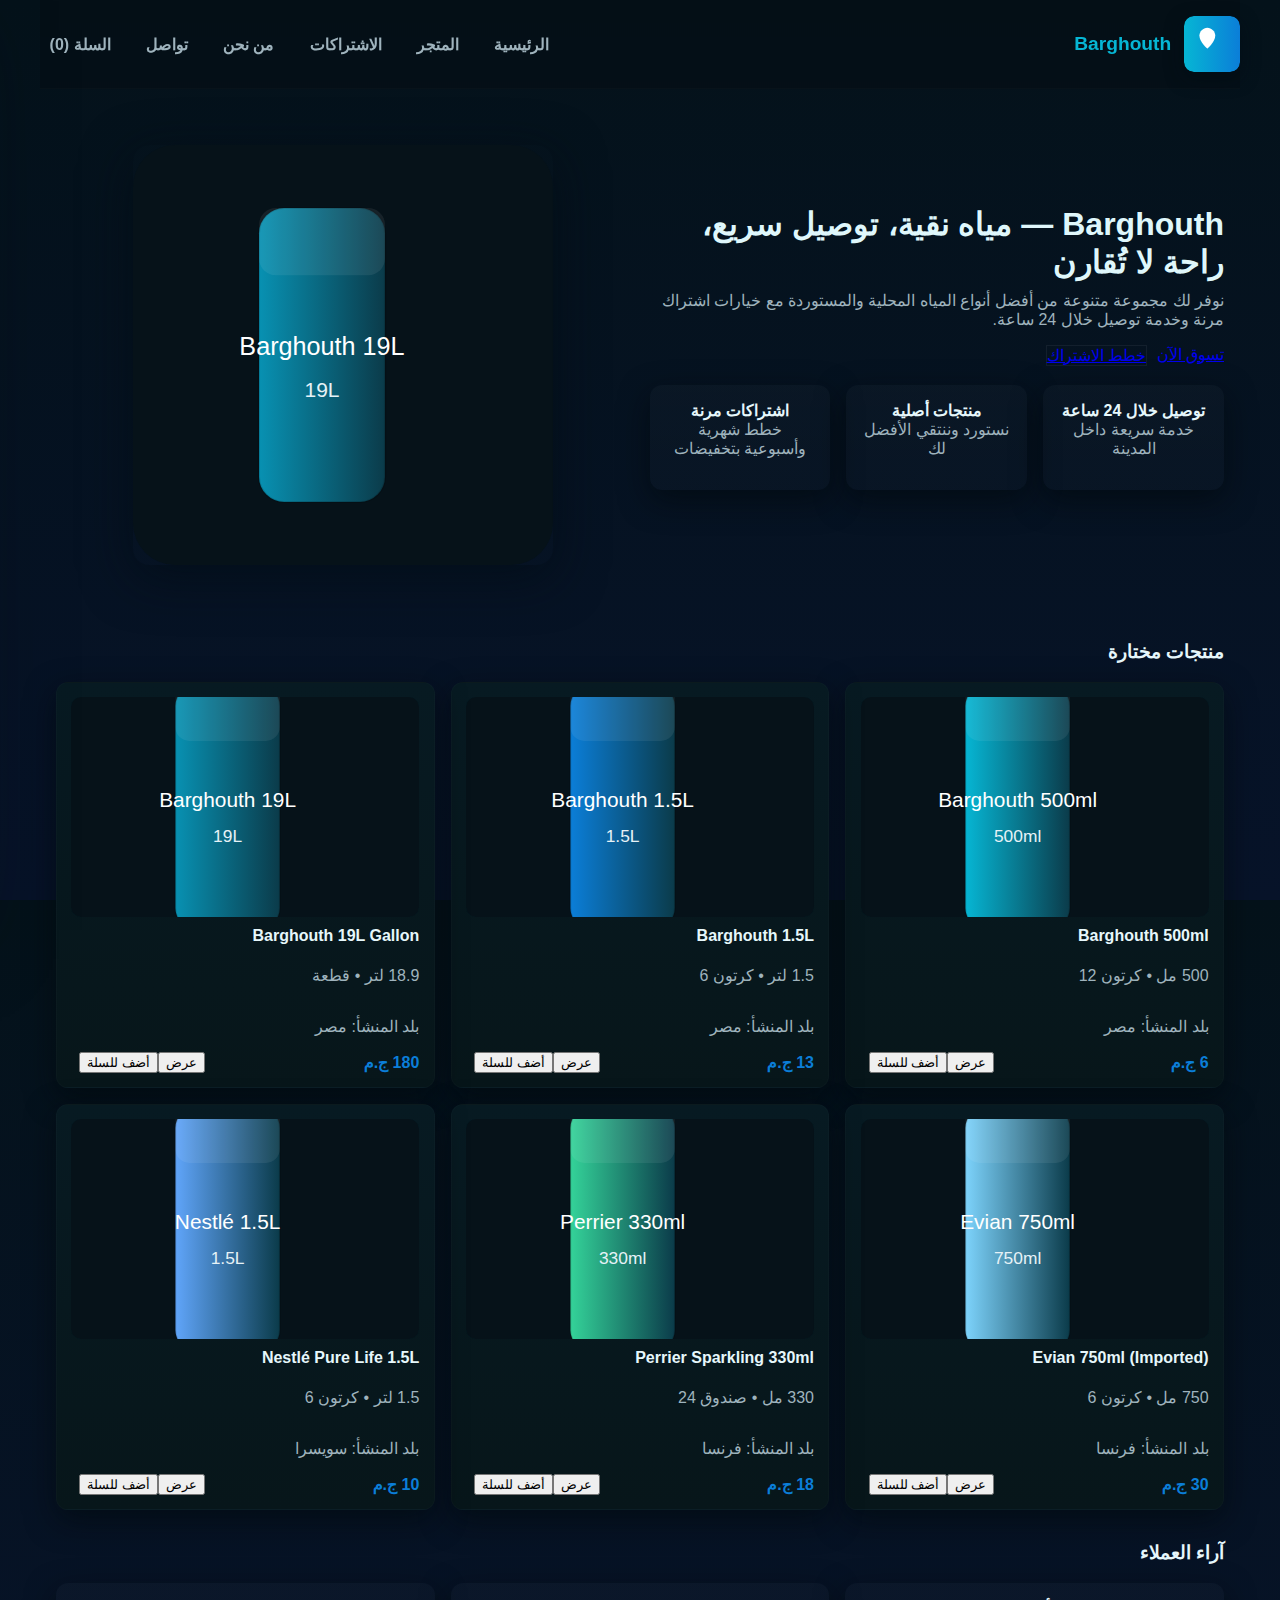
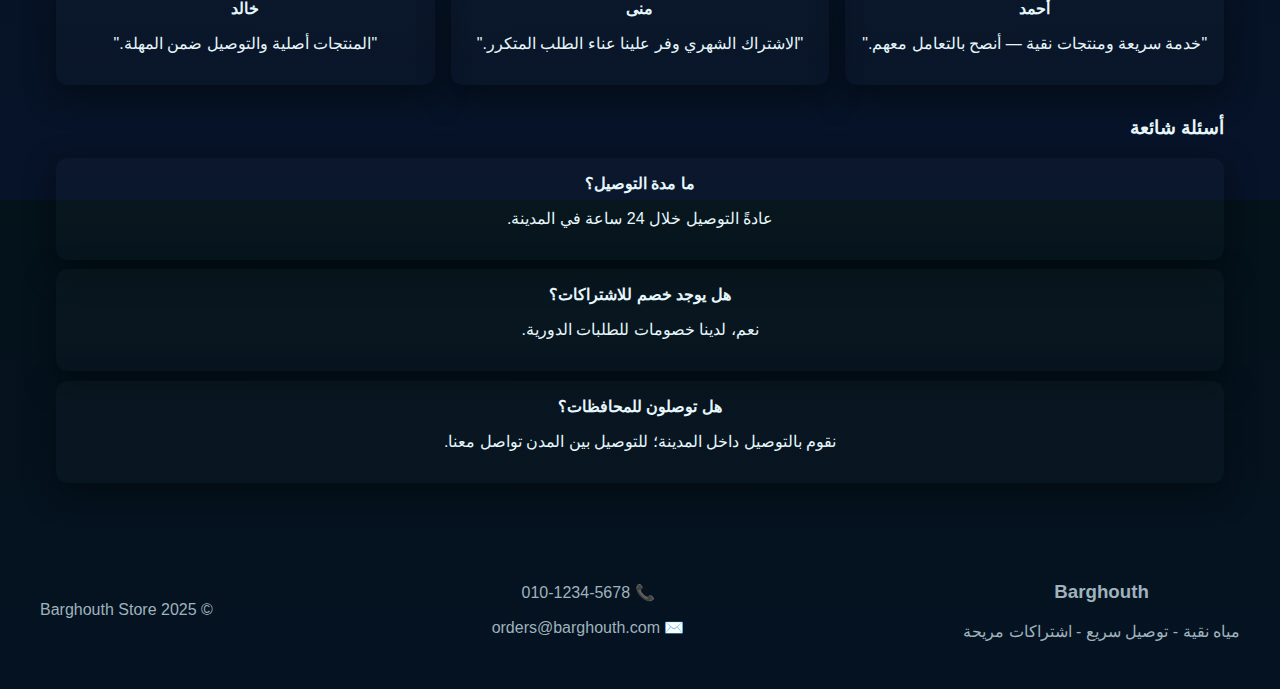
<file: index.html>
<!doctype html>
<html lang="ar" dir="rtl">
<head><meta charset="utf-8"><meta name="viewport" content="width=device-width,initial-scale=1"><title>Barghouth - مياه نقية</title><link rel="stylesheet" href="css/style.css"></head>
<body>

<header class="site-header container">
  <div class="logo"><img src="images/logo.svg" alt="logo"><h1>Barghouth</h1></div>
  <nav class="nav">
    <a href="index.html">الرئيسية</a>
    <a href="shop.html">المتجر</a>
    <a href="plans.html">الاشتراكات</a>
    <a href="about.html">من نحن</a>
    <a href="contact.html">تواصل</a>
    <a href="#" onclick="openCart(event)">السلة (<span id="cart-count">0</span>)</a>
  </nav>
</header>

<main class="container">
  <section class="hero">
    <div class="left">
      <h2>Barghouth — مياه نقية، توصيل سريع، راحة لا تُقارن</h2>
      <p>نوفر لك مجموعة متنوعة من أفضل أنواع المياه المحلية والمستوردة مع خيارات اشتراك مرنة وخدمة توصيل خلال 24 ساعة.</p>
      <div class="ctas">
        <a class="btn" href="shop.html">تسوق الآن</a>
        <a class="btn" href="plans.html" style="margin-left:0.6rem;background:transparent;border:1px solid rgba(255,255,255,0.06)">خطط الاشتراك</a>
      </div>
      <div class="features">
        <div class="feature"><h4>توصيل خلال 24 ساعة</h4><p class="muted">خدمة سريعة داخل المدينة</p></div>
        <div class="feature"><h4>منتجات أصلية</h4><p class="muted">نستورد وننتقي الأفضل لك</p></div>
        <div class="feature"><h4>اشتراكات مرنة</h4><p class="muted">خطط شهرية وأسبوعية بتخفيضات</p></div>
      </div>
    </div>
    <div class="img"><img src="images/barghouth-19.svg" alt="hero"></div>
  </section>

  <section style="margin-top:2rem">
    <h3>منتجات مختارة</h3>
    <div class="product-grid" id="featured"></div>
  </section>

  <section style="margin-top:2rem">
    <h3>آراء العملاء</h3>
    <div style="display:flex;gap:1rem;flex-wrap:wrap">
      <div class="feature"><strong>أحمد</strong><p class="muted">"خدمة سريعة ومنتجات نقية — أنصح بالتعامل معهم."</p></div>
      <div class="feature"><strong>منى</strong><p class="muted">"الاشتراك الشهري وفر علينا عناء الطلب المتكرر."</p></div>
      <div class="feature"><strong>خالد</strong><p class="muted">"المنتجات أصلية والتوصيل ضمن المهلة."</p></div>
    </div>
  </section>

  <section style="margin-top:2rem">
    <h3>أسئلة شائعة</h3>
    <div style="display:grid;gap:0.6rem">
      <div class="feature"><strong>ما مدة التوصيل؟</strong><p class="muted">عادةً التوصيل خلال 24 ساعة في المدينة.</p></div>
      <div class="feature"><strong>هل يوجد خصم للاشتراكات؟</strong><p class="muted">نعم، لدينا خصومات للطلبات الدورية.</p></div>
      <div class="feature"><strong>هل توصلون للمحافظات؟</strong><p class="muted">نقوم بالتوصيل داخل المدينة؛ للتوصيل بين المدن تواصل معنا.</p></div>
    </div>
  </section>
</main>

<footer class="site-footer container">
  <div style="display:flex;justify-content:space-between;align-items:center;gap:1rem;flex-wrap:wrap">
    <div>
      <h3>Barghouth</h3>
      <p>مياه نقية - توصيل سريع - اشتراكات مريحة</p>
    </div>
    <div>
      <p>📞 010-1234-5678</p>
      <p>✉️ orders@barghouth.com</p>
    </div>
    <div style="text-align:left">
      <p>© 2025 Barghouth Store</p>
    </div>
  </div>
</footer>


<div class="cart-drawer" id="cart-drawer">
  <h3>سلة المشتريات</h3>
  <div id="cart-items"></div>
  <div style="margin-top:1rem"><strong>الإجمالي: <span id="cart-total">0</span></strong></div>
  <div style="margin-top:1rem"><a class="btn" href="checkout.html">الدفع</a></div>
</div>

<script src="js/products.js"></script>
<script src="js/site-dark.js"></script>
</body>
</html>
</file>
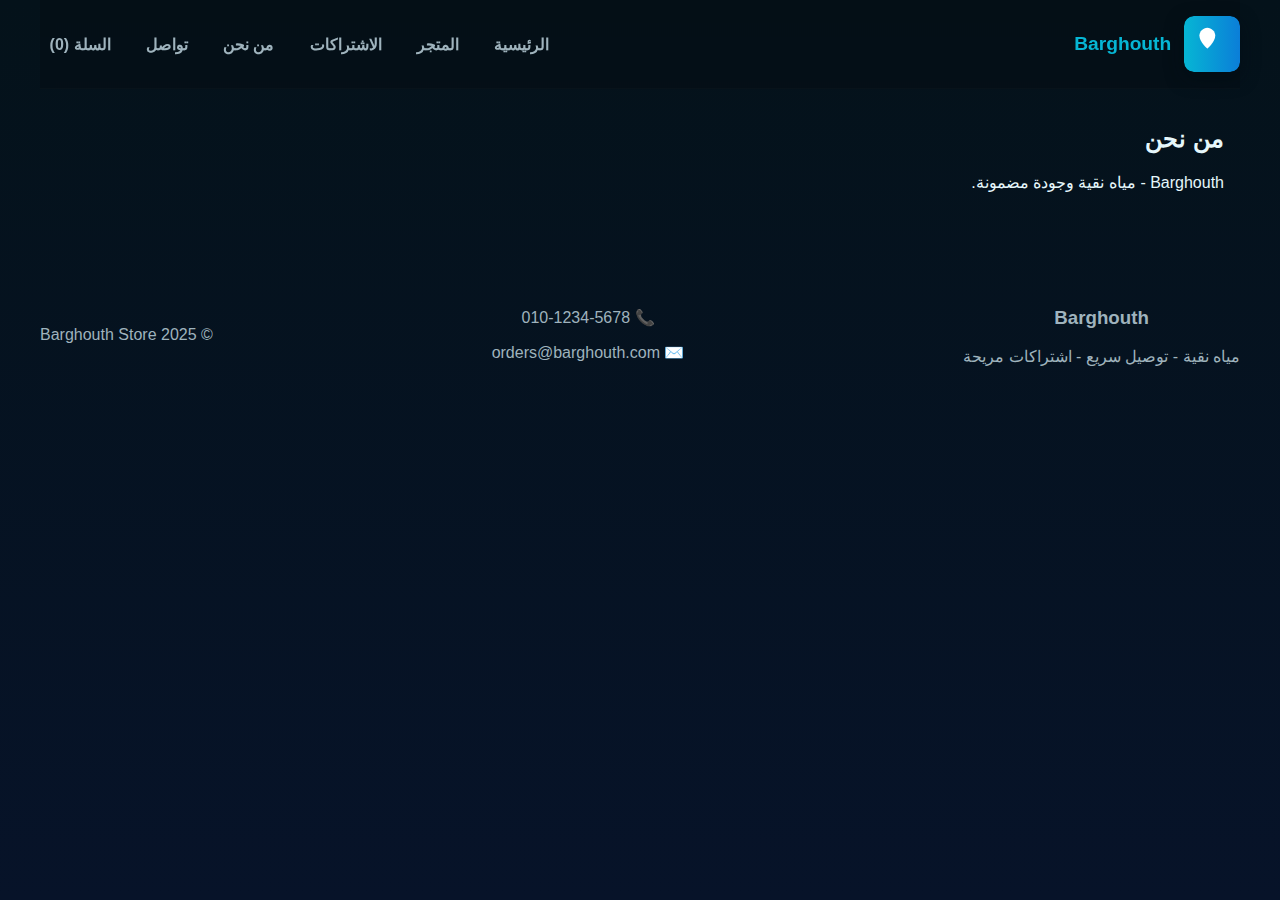
<file: about.html>
<!doctype html><html lang='ar' dir='rtl'><head><meta charset='utf-8'><meta name='viewport' content='width=device-width,initial-scale=1'><title>about.html</title><link rel='stylesheet' href='css/style.css'></head><body>
<header class="site-header container">
  <div class="logo"><img src="images/logo.svg" alt="logo"><h1>Barghouth</h1></div>
  <nav class="nav">
    <a href="index.html">الرئيسية</a>
    <a href="shop.html">المتجر</a>
    <a href="plans.html">الاشتراكات</a>
    <a href="about.html">من نحن</a>
    <a href="contact.html">تواصل</a>
    <a href="#" onclick="openCart(event)">السلة (<span id="cart-count">0</span>)</a>
  </nav>
</header>
<main class='container'><h2>من نحن</h2><p>Barghouth - مياه نقية وجودة مضمونة.</p></main>
<footer class="site-footer container">
  <div style="display:flex;justify-content:space-between;align-items:center;gap:1rem;flex-wrap:wrap">
    <div>
      <h3>Barghouth</h3>
      <p>مياه نقية - توصيل سريع - اشتراكات مريحة</p>
    </div>
    <div>
      <p>📞 010-1234-5678</p>
      <p>✉️ orders@barghouth.com</p>
    </div>
    <div style="text-align:left">
      <p>© 2025 Barghouth Store</p>
    </div>
  </div>
</footer>
<script src='js/products.js'></script><script src='js/site-dark.js'></script></body></html>
</file>
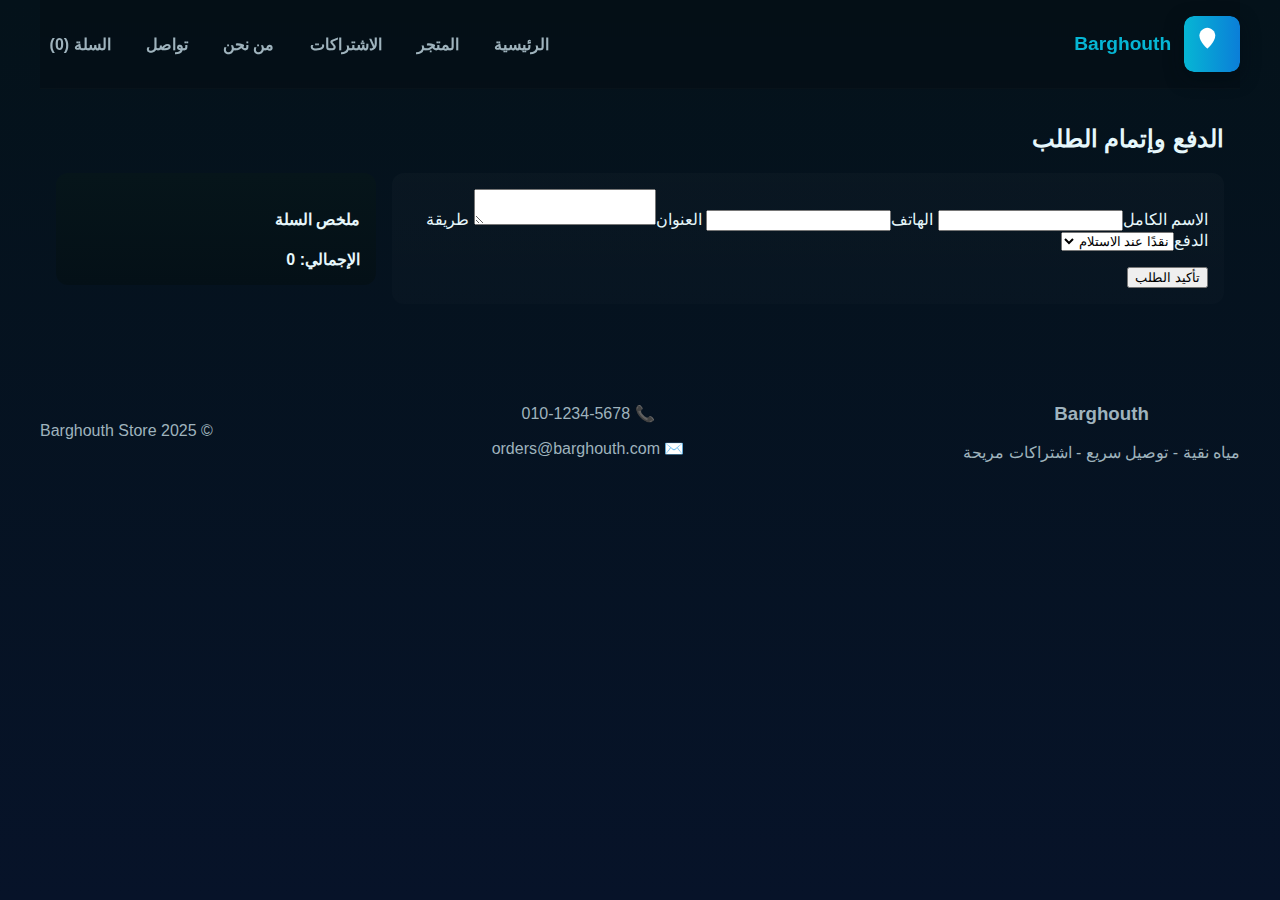
<file: checkout.html>
<!doctype html><html lang="ar" dir="rtl"><head><meta charset="utf-8"><meta name="viewport" content="width=device-width,initial-scale=1"><title>الدفع - Barghouth</title><link rel="stylesheet" href="css/style.css"></head><body>
<header class="site-header container">
  <div class="logo"><img src="images/logo.svg" alt="logo"><h1>Barghouth</h1></div>
  <nav class="nav">
    <a href="index.html">الرئيسية</a>
    <a href="shop.html">المتجر</a>
    <a href="plans.html">الاشتراكات</a>
    <a href="about.html">من نحن</a>
    <a href="contact.html">تواصل</a>
    <a href="#" onclick="openCart(event)">السلة (<span id="cart-count">0</span>)</a>
  </nav>
</header>

<main class="container">
  <h2>الدفع وإتمام الطلب</h2>
  <div style="display:grid;grid-template-columns:1fr 320px;gap:1rem;align-items:start">
    <form id="checkout-form" style="background:linear-gradient(180deg, rgba(255,255,255,0.02), rgba(255,255,255,0.01));padding:1rem;border-radius:12px">
      <label>الاسم الكامل<input name="name" required></label>
      <label>الهاتف<input name="phone" required></label>
      <label>العنوان<textarea name="address" required></textarea></label>
      <label>طريقة الدفع<select name="payment"><option value="cod">نقدًا عند الاستلام</option><option value="card">بطاقة (محاكاة)</option></select></label>
      <div style="margin-top:1rem"><button class="btn" type="submit">تأكيد الطلب</button></div>
    </form>
    <aside style="background:linear-gradient(180deg,#06151a,#041017);padding:1rem;border-radius:12px">
      <h4>ملخص السلة</h4>
      <div id="checkout-items"></div>
      <div style="margin-top:1rem"><strong>الإجمالي: <span id="checkout-total">0</span></strong></div>
    </aside>
  </div>
</main>

<footer class="site-footer container">
  <div style="display:flex;justify-content:space-between;align-items:center;gap:1rem;flex-wrap:wrap">
    <div>
      <h3>Barghouth</h3>
      <p>مياه نقية - توصيل سريع - اشتراكات مريحة</p>
    </div>
    <div>
      <p>📞 010-1234-5678</p>
      <p>✉️ orders@barghouth.com</p>
    </div>
    <div style="text-align:left">
      <p>© 2025 Barghouth Store</p>
    </div>
  </div>
</footer>

<script src="js/products.js"></script><script src="js/site-dark.js"></script></body></html>
</file>
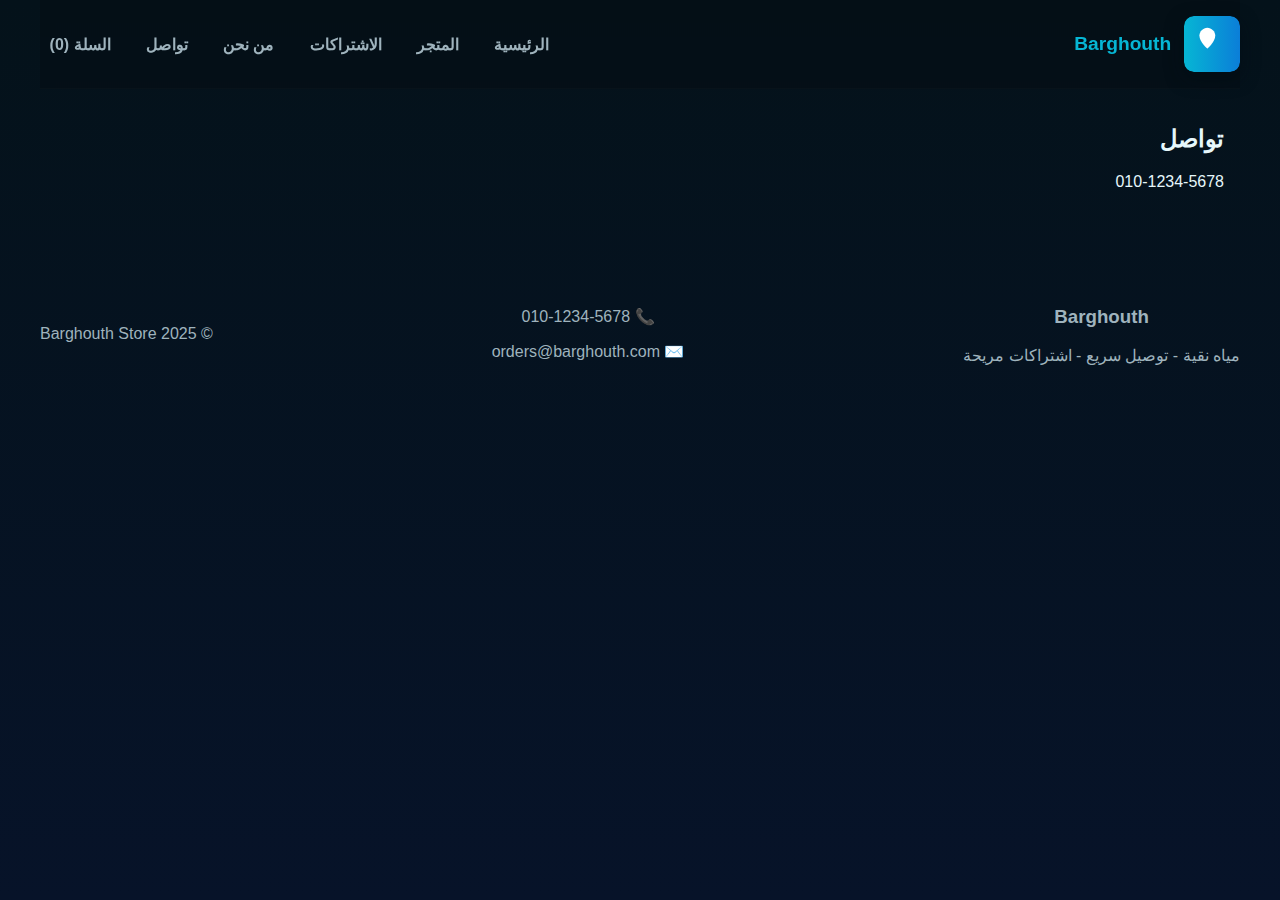
<file: contact.html>
<!doctype html><html lang='ar' dir='rtl'><head><meta charset='utf-8'><meta name='viewport' content='width=device-width,initial-scale=1'><title>contact.html</title><link rel='stylesheet' href='css/style.css'></head><body>
<header class="site-header container">
  <div class="logo"><img src="images/logo.svg" alt="logo"><h1>Barghouth</h1></div>
  <nav class="nav">
    <a href="index.html">الرئيسية</a>
    <a href="shop.html">المتجر</a>
    <a href="plans.html">الاشتراكات</a>
    <a href="about.html">من نحن</a>
    <a href="contact.html">تواصل</a>
    <a href="#" onclick="openCart(event)">السلة (<span id="cart-count">0</span>)</a>
  </nav>
</header>
<main class='container'><h2>تواصل</h2><p>010-1234-5678</p></main>
<footer class="site-footer container">
  <div style="display:flex;justify-content:space-between;align-items:center;gap:1rem;flex-wrap:wrap">
    <div>
      <h3>Barghouth</h3>
      <p>مياه نقية - توصيل سريع - اشتراكات مريحة</p>
    </div>
    <div>
      <p>📞 010-1234-5678</p>
      <p>✉️ orders@barghouth.com</p>
    </div>
    <div style="text-align:left">
      <p>© 2025 Barghouth Store</p>
    </div>
  </div>
</footer>
<script src='js/products.js'></script><script src='js/site-dark.js'></script></body></html>
</file>
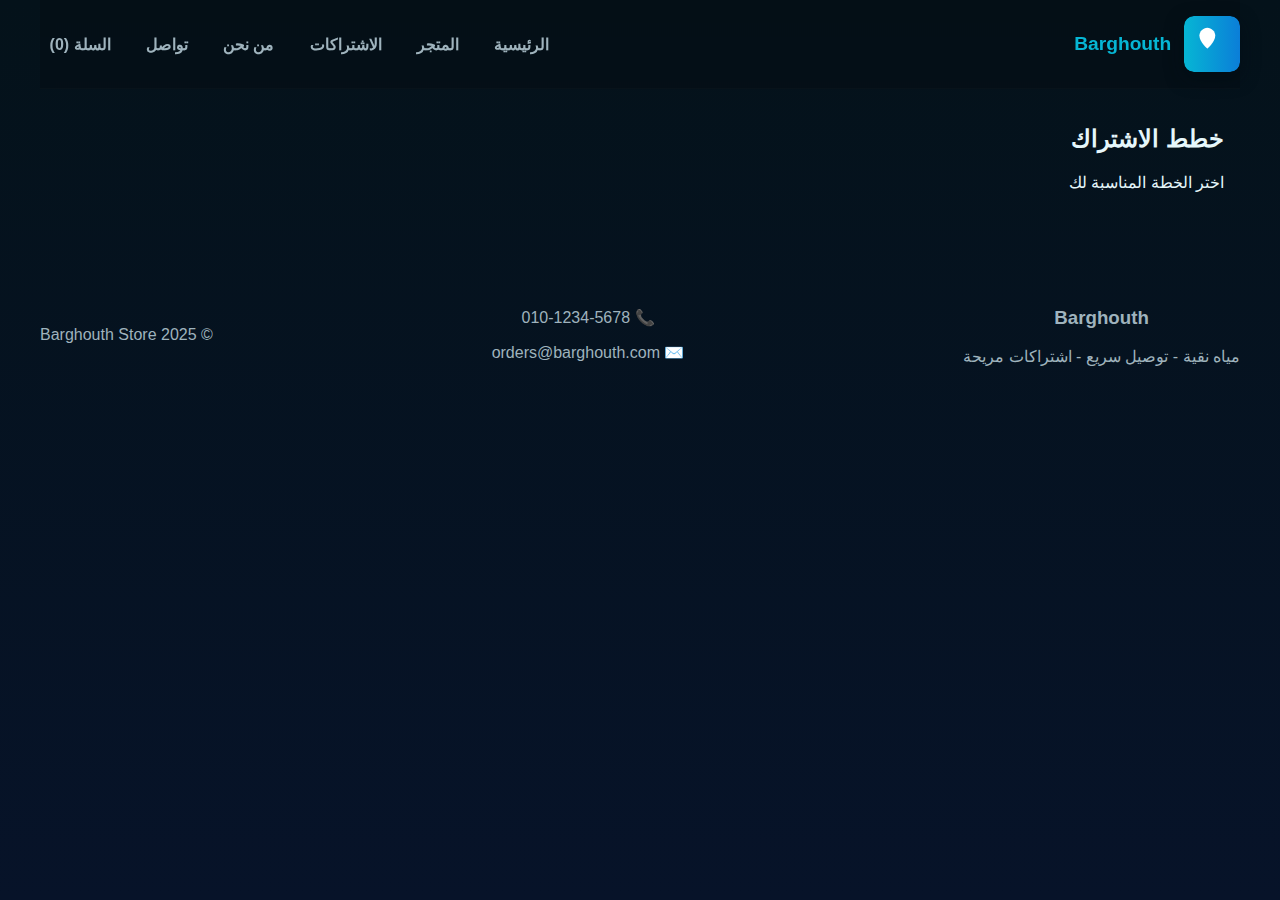
<file: plans.html>
<!doctype html><html lang='ar' dir='rtl'><head><meta charset='utf-8'><meta name='viewport' content='width=device-width,initial-scale=1'><title>plans.html</title><link rel='stylesheet' href='css/style.css'></head><body>
<header class="site-header container">
  <div class="logo"><img src="images/logo.svg" alt="logo"><h1>Barghouth</h1></div>
  <nav class="nav">
    <a href="index.html">الرئيسية</a>
    <a href="shop.html">المتجر</a>
    <a href="plans.html">الاشتراكات</a>
    <a href="about.html">من نحن</a>
    <a href="contact.html">تواصل</a>
    <a href="#" onclick="openCart(event)">السلة (<span id="cart-count">0</span>)</a>
  </nav>
</header>
<main class='container'><h2>خطط الاشتراك</h2><p>اختر الخطة المناسبة لك</p></main>
<footer class="site-footer container">
  <div style="display:flex;justify-content:space-between;align-items:center;gap:1rem;flex-wrap:wrap">
    <div>
      <h3>Barghouth</h3>
      <p>مياه نقية - توصيل سريع - اشتراكات مريحة</p>
    </div>
    <div>
      <p>📞 010-1234-5678</p>
      <p>✉️ orders@barghouth.com</p>
    </div>
    <div style="text-align:left">
      <p>© 2025 Barghouth Store</p>
    </div>
  </div>
</footer>
<script src='js/products.js'></script><script src='js/site-dark.js'></script></body></html>
</file>
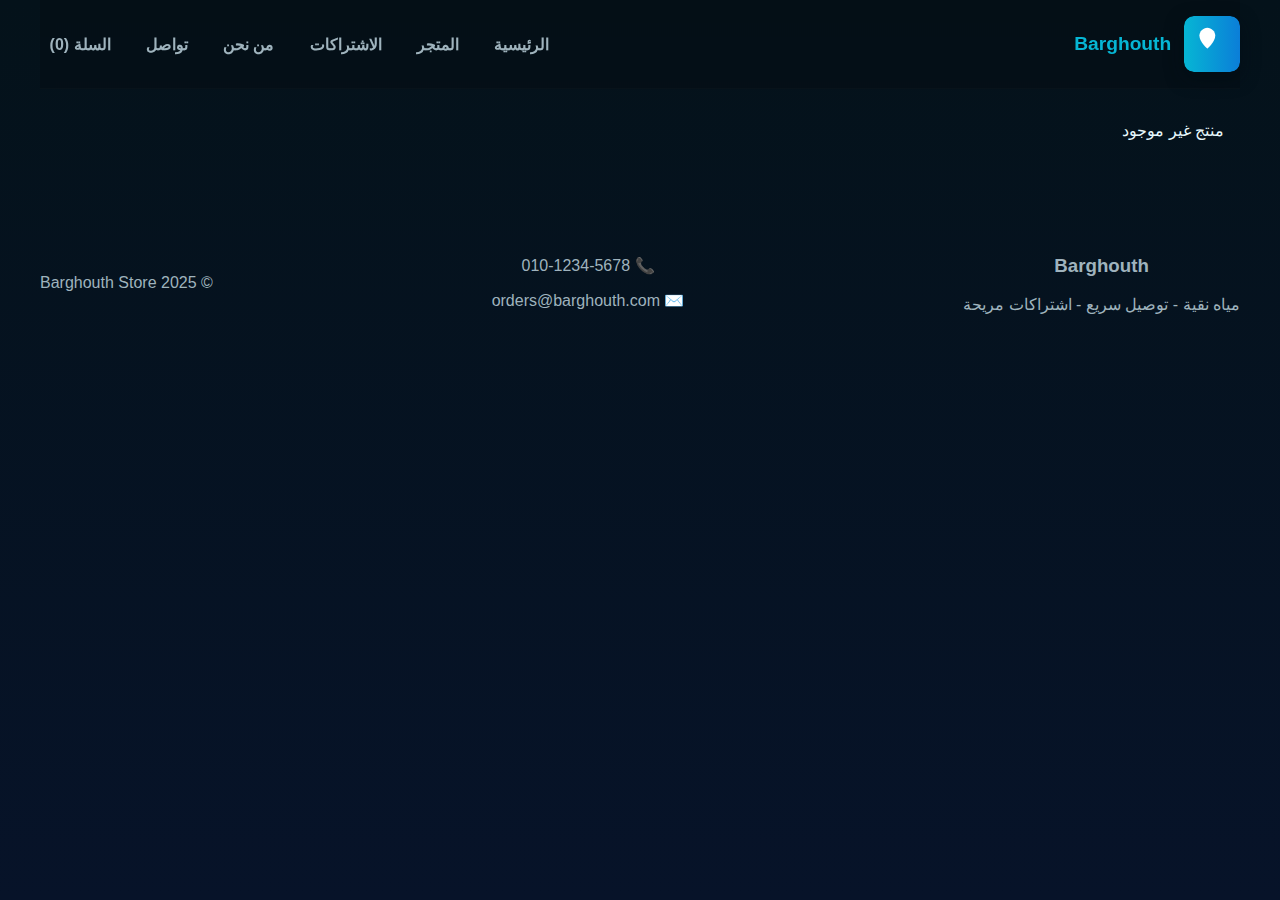
<file: product.html>
<!doctype html><html lang="ar" dir="rtl"><head><meta charset="utf-8"><meta name="viewport" content="width=device-width,initial-scale=1"><title>تفاصيل المنتج - Barghouth</title><link rel="stylesheet" href="css/style.css"></head><body>
<header class="site-header container">
  <div class="logo"><img src="images/logo.svg" alt="logo"><h1>Barghouth</h1></div>
  <nav class="nav">
    <a href="index.html">الرئيسية</a>
    <a href="shop.html">المتجر</a>
    <a href="plans.html">الاشتراكات</a>
    <a href="about.html">من نحن</a>
    <a href="contact.html">تواصل</a>
    <a href="#" onclick="openCart(event)">السلة (<span id="cart-count">0</span>)</a>
  </nav>
</header>

<main class="container" id="product-page"></main>

<footer class="site-footer container">
  <div style="display:flex;justify-content:space-between;align-items:center;gap:1rem;flex-wrap:wrap">
    <div>
      <h3>Barghouth</h3>
      <p>مياه نقية - توصيل سريع - اشتراكات مريحة</p>
    </div>
    <div>
      <p>📞 010-1234-5678</p>
      <p>✉️ orders@barghouth.com</p>
    </div>
    <div style="text-align:left">
      <p>© 2025 Barghouth Store</p>
    </div>
  </div>
</footer>

<script src="js/products.js"></script><script src="js/site-dark.js"></script><script src="js/product-dark.js"></script></body></html>
</file>
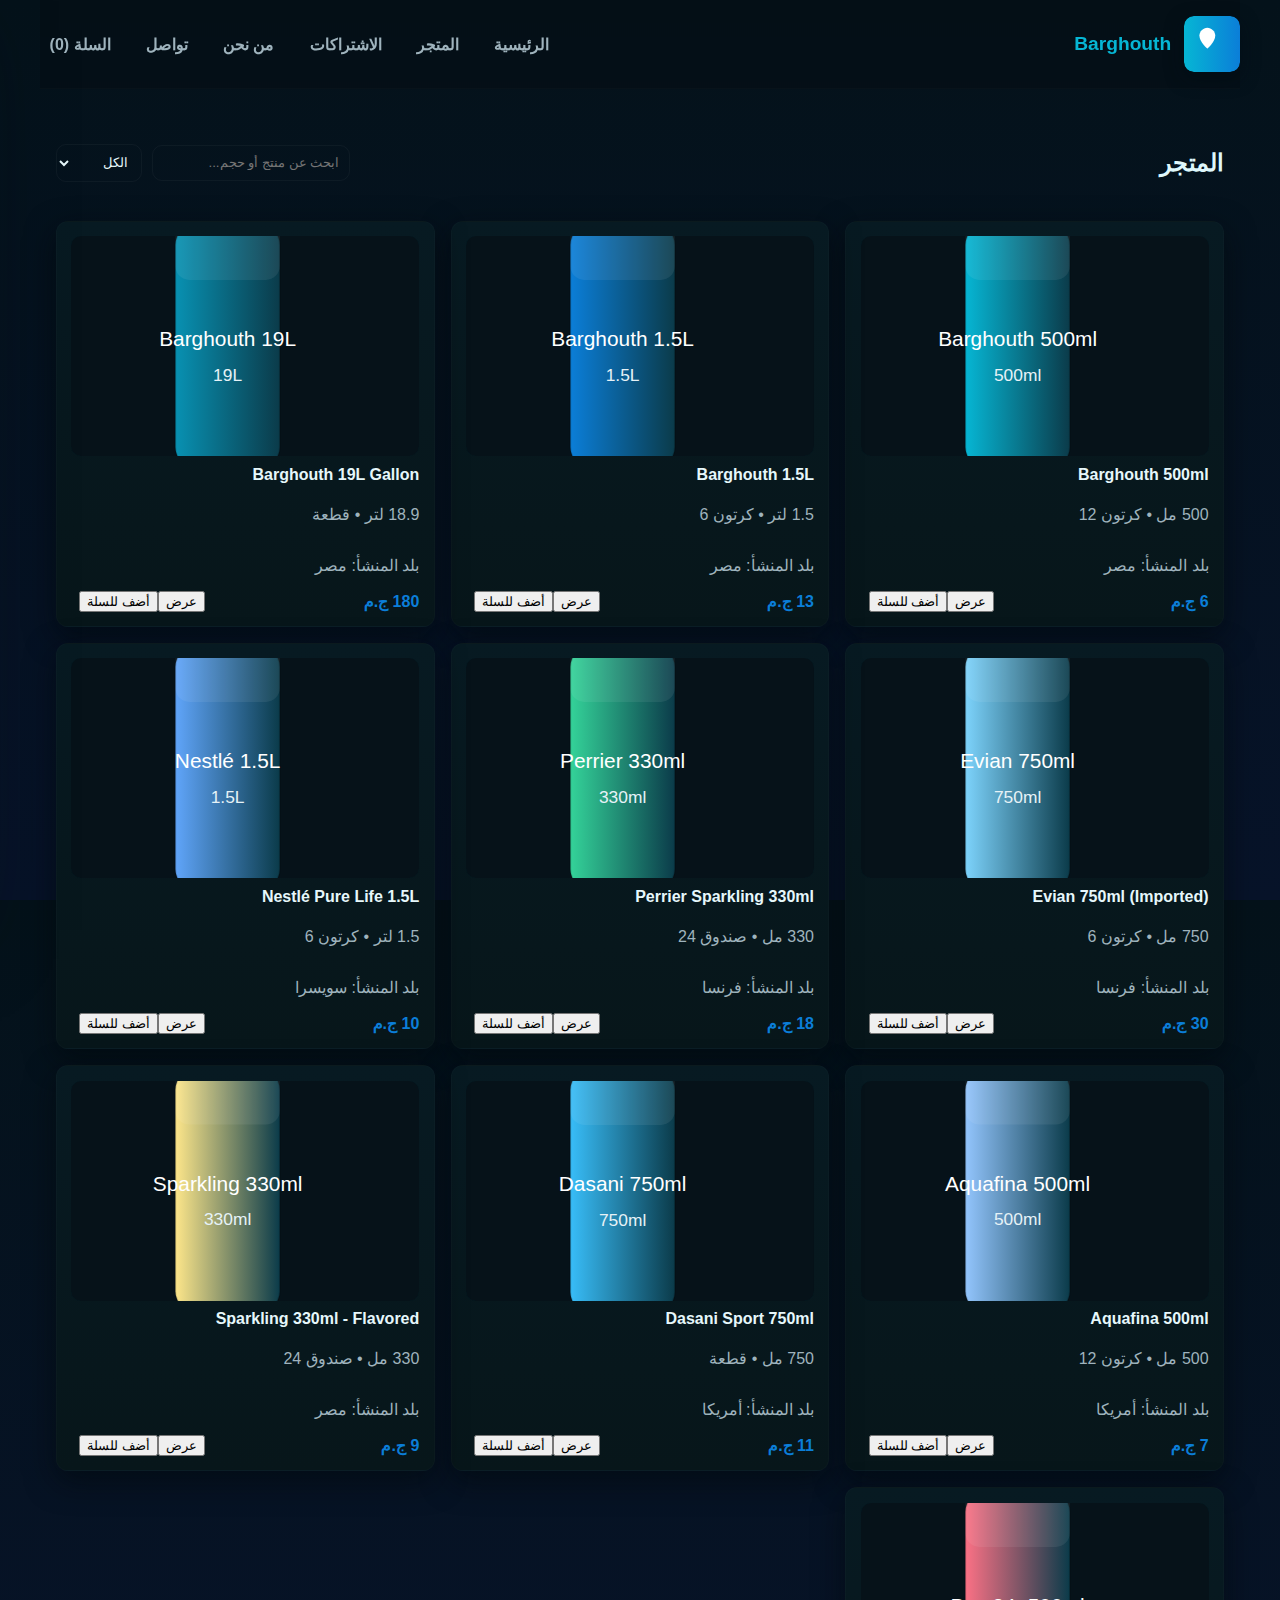
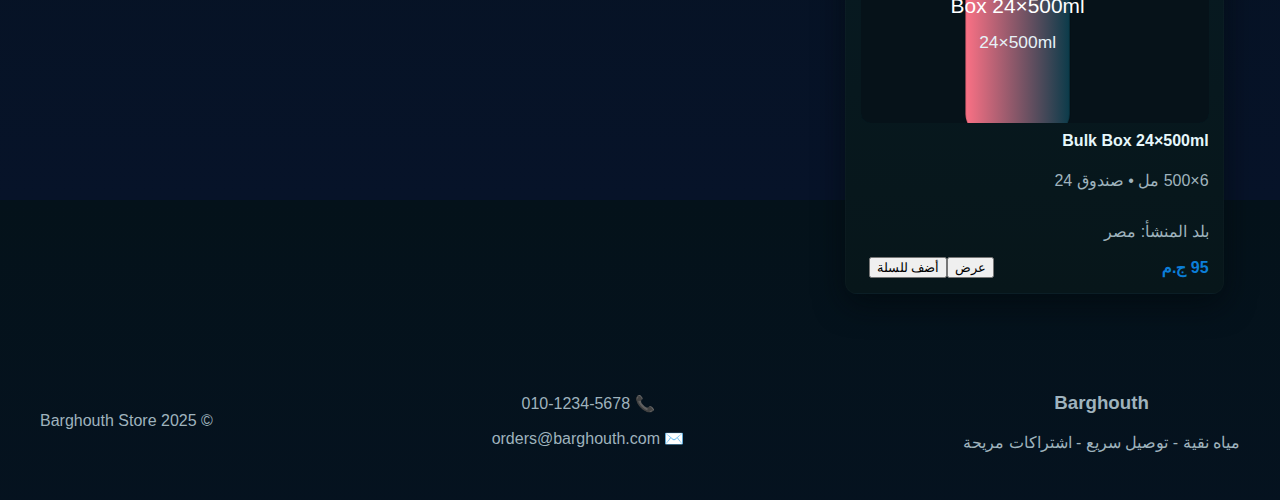
<file: shop.html>
<!doctype html>
<html lang="ar" dir="rtl">
<head><meta charset="utf-8"><meta name="viewport" content="width=device-width,initial-scale=1"><title>المتجر - Barghouth</title><link rel="stylesheet" href="css/style.css"></head>
<body>

<header class="site-header container">
  <div class="logo"><img src="images/logo.svg" alt="logo"><h1>Barghouth</h1></div>
  <nav class="nav">
    <a href="index.html">الرئيسية</a>
    <a href="shop.html">المتجر</a>
    <a href="plans.html">الاشتراكات</a>
    <a href="about.html">من نحن</a>
    <a href="contact.html">تواصل</a>
    <a href="#" onclick="openCart(event)">السلة (<span id="cart-count">0</span>)</a>
  </nav>
</header>

<main class="container">
  <section class="shop-header">
    <h2>المتجر</h2>
    <div class="search-controls">
      <input id="search" placeholder="ابحث عن منتج أو حجم...">
      <select id="size-filter"><option value="">الكل</option><option>330 مل</option><option>500 مل</option><option>750 مل</option><option>1.5 لتر</option><option>18.9 لتر</option></select>
    </div>
  </section>
  <section class="product-grid" id="product-grid"></section>
</main>

<footer class="site-footer container">
  <div style="display:flex;justify-content:space-between;align-items:center;gap:1rem;flex-wrap:wrap">
    <div>
      <h3>Barghouth</h3>
      <p>مياه نقية - توصيل سريع - اشتراكات مريحة</p>
    </div>
    <div>
      <p>📞 010-1234-5678</p>
      <p>✉️ orders@barghouth.com</p>
    </div>
    <div style="text-align:left">
      <p>© 2025 Barghouth Store</p>
    </div>
  </div>
</footer>


<div class="modal" id="product-modal"><div class="box" id="modal-content"></div></div>
<div class="cart-drawer" id="cart-drawer"><h3>سلة المشتريات</h3><div id="cart-items"></div><div style="margin-top:1rem"><strong>الإجمالي: <span id="cart-total">0</span></strong></div><div style="margin-top:1rem"><a class="btn" href="checkout.html">الدفع</a></div></div>

<script src="js/products.js"></script>
<script src="js/site-dark.js"></script>
</body>
</html>
</file>
<file: css/style.css>
/* ============================
   Barghouth Dark - Final Responsive CSS
   ============================ */

:root {
  --bg: #071329;
  --card: #0b1b26;
  --muted: #9fb3bd;
  --accent: #06b6d4;
  --accent-2: #0b7ed8;
  --glass: rgba(255,255,255,0.03);
  --radius: 14px;
  --shadow: 0 10px 30px rgba(2,8,12,0.6);
}

* { box-sizing: border-box; }

html, body {
  height: 100%;
  margin: 0;
  font-family: 'Cairo', sans-serif;
  background: linear-gradient(180deg,#04121a,#071329);
  color: #e6f7fb;
  -webkit-font-smoothing: antialiased;
}

.container {
  max-width: 1200px;
  margin: 0 auto;
  padding: 1rem;
}

/* ============================
   Header
   ============================ */
.site-header {
  display: flex;
  align-items: center;
  justify-content: space-between;
  padding: 1rem 0;
  position: sticky;
  top: 0;
  background: rgba(4,12,18,0.4);
  backdrop-filter: blur(6px);
  z-index: 60;
  border-bottom: 1px solid rgba(255,255,255,0.02);
  gap: 1rem;
  flex-wrap: wrap;
}

.logo {
  display: flex;
  gap: 0.8rem;
  align-items: center;
}

.logo img {
  width: 56px;
  height: 56px;
  border-radius: 10px;
  box-shadow: 0 6px 18px rgba(2,12,20,0.6);
}

.logo h1 {
  margin: 0;
  font-size: 1.2rem;
  color: var(--accent);
}

.nav {
  display: flex;
  gap: 1rem;
  align-items: center;
}

.nav a {
  padding: 0.4rem 0.6rem;
  border-radius: 8px;
  color: var(--muted);
  text-decoration: none;
  font-weight: 600;
}

.nav a:hover {
  background: var(--glass);
  color: #fff;
}

/* ============================
   Hero Section
   ============================ */
.hero {
  display: flex;
  gap: 1.2rem;
  align-items: center;
  padding: 2.5rem 0;
}

.hero .left { flex: 1; }

.hero h2 {
  font-size: 2rem;
  margin: 0 0 .6rem;
  color: #dff7fb;
}

.hero p {
  color: var(--muted);
  margin: 0 0 1rem;
}

.hero .ctas {
  display: flex;
  gap: 0.6rem;
}

.hero .img {
  flex: 1;
  text-align: center;
}

.hero .img img {
  max-width: 420px;
  border-radius: 16px;
  box-shadow: 0 12px 50px rgba(2,12,20,0.6);
}

/* ============================
   Features
   ============================ */
.features {
  display: flex;
  gap: 1rem;
  margin: 1.2rem 0;
  flex-wrap: wrap;
}

.feature {
  background: linear-gradient(180deg, rgba(255,255,255,0.02), rgba(255,255,255,0.01));
  padding: 1rem;
  border-radius: 12px;
  flex: 1;
  min-width: 160px;
  box-shadow: var(--shadow);
  text-align: center;
}

.feature h4 { margin: 0; color: #e6f7fb; }

/* ============================
   Shop & Products
   ============================ */
.shop-header {
  display: flex;
  justify-content: space-between;
  align-items: center;
  margin: 1.5rem 0;
  color: #dff7fb;
}

.search-controls {
  display: flex;
  gap: 0.6rem;
  align-items: center;
}

.search-controls input,
.search-controls select {
  padding: 0.6rem;
  border-radius: 10px;
  border: 1px solid rgba(255,255,255,0.04);
  background: transparent;
  color: #e6f7fb;
}

.product-grid {
  display: grid;
  grid-template-columns: repeat(3, 1fr);
  gap: 1rem;
}

.card {
  background: linear-gradient(180deg,#071a22,#07161a);
  padding: 0.9rem;
  border-radius: 12px;
  box-shadow: var(--shadow);
  display: flex;
  flex-direction: column;
  transition: transform .18s, box-shadow .18s;
  border: 1px solid rgba(255,255,255,0.02);
}

.card:hover {
  transform: translateY(-8px);
  box-shadow: 0 26px 80px rgba(2,12,20,0.8);
}

.card img {
  width: 100%;
  height: 220px;
  object-fit: cover;
  border-radius: 10px;
  margin-bottom: 0.6rem;
  background: #04202a;
}

.card h4 { margin: 0 0 .3rem; color: #e6f7fb; }
.card .muted { color: var(--muted); }
.card .meta {
  display: flex;
  justify-content: space-between;
  align-items: center;
  margin-top: auto;
}
.price { color: var(--accent-2); font-weight: 800; }

/* Product Page */
.product-page { display: grid; grid-template-columns: 1fr 1fr; gap: 1rem; margin-top: 1rem; }
.product-page img { width: 100%; border-radius: 12px; }

/* Cart & Checkout */
.cart-drawer {
  position: fixed;
  left: 0;
  top: 0;
  height: 100%;
  width: 380px;
  background: linear-gradient(180deg,#06151a,#041017);
  transform: translateX(-110%);
  transition: transform .28s;
  z-index: 120;
  padding: 1rem;
  box-shadow: 0 30px 80px rgba(2,12,20,0.6);
}

.cart-drawer.open { transform: translateX(0); }

.cart-item {
  display: flex;
  gap: 0.6rem;
  align-items: center;
  padding: 0.6rem;
  border-radius: 10px;
  background: rgba(255,255,255,0.02);
  margin-bottom: 0.6rem;
}

/* Footer */
.site-footer { margin-top: 2rem; padding: 2rem 0; text-align: center; color: var(--muted); }

/* ============================
   Responsive Design
   ============================ */

/* Mobile Optimized: Up to 576px */
@media (max-width: 576px) {
  body { font-size: 14px; }

  .container { padding: 0.5rem; }

  /* Header */
  .site-header {
    flex-direction: column;
    align-items: center;
    text-align: center;
    gap: 0.6rem;
    padding: 1rem 0.5rem;
  }
  .nav { display: none; }

  /* Hero */
  .hero {
    flex-direction: column;
    text-align: center;
    padding: 2rem 0;
    gap: 1rem;
  }
  .hero .left { width: 100%; }
  .hero h2 { font-size: 1.6rem; }
  .hero p { font-size: 0.95rem; line-height: 1.5; }
  .hero .ctas { flex-direction: column; gap: 0.5rem; align-items: center; }
  .hero .img img { max-width: 95%; height: auto; border-radius: 14px; box-shadow: 0 8px 30px rgba(2,12,20,0.6); }

  /* Features */
  .features { flex-direction: column; gap: 0.8rem; }
  .feature { padding: 0.9rem; }

  /* Product Grid */
  .product-grid { grid-template-columns: 1fr; gap: 1rem; }
  .card { width: 100%; padding: 0.8rem; border-radius: 12px; box-shadow: 0 8px 25px rgba(2,12,20,0.6); }
  .card img { height: 180px; }
  .card h4 { font-size: 1rem; }
  .card .meta { flex-direction: column; align-items: flex-start; gap: 0.3rem; }

  /* Product Page */
  .product-page { grid-template-columns: 1fr; gap: 1rem; }
  .product-page img { width: 100%; }

  /* Cart Drawer */
  .cart-drawer { width: 100%; padding: 1rem; }

  /* Footer */
  .site-footer { font-size: 0.85rem; padding: 1.5rem 0; text-align: center; }

  /* Buttons / CTAs */
  button, .ctas a { width: 100%; padding: 0.8rem 0; font-size: 0.95rem; }
}

/* Tablet: 577px - 991px */
@media (min-width: 577px) and (max-width: 991px) {
  .product-grid { grid-template-columns: repeat(2, 1fr); gap: 1rem; }
  .hero { flex-direction: column; text-align: center; gap: 1rem; }
  .hero .img img { max-width: 70%; margin: 0 auto; }
}

/* Desktop adjustments */
@media (min-width: 992px) {
  .product-grid { grid-template-columns: repeat(3, 1fr); }
}
/* ===== Mobile Optimized Final ===== */
@media (max-width: 576px) {
  body { font-size: 14px; margin: 0; padding: 0; }

  .container { padding: 0.5rem; }

  /* Header */
  .site-header {
    flex-direction: column;
    align-items: center;
    text-align: center;
    gap: 0.5rem;
    padding: 1rem 0.5rem;
  }
  .nav { display: none; }

  /* Hero */
  .hero {
    flex-direction: column;
    text-align: center;
    gap: 1rem;
    padding: 1.5rem 0;
  }
  .hero h2 { font-size: 1.6rem; line-height: 1.3; }
  .hero p { font-size: 0.95rem; line-height: 1.5; }
  .hero .ctas { flex-direction: column; gap: 0.5rem; width: 100%; }
  .hero .img img { max-width: 95%; height: auto; margin: 0 auto; border-radius: 14px; }

  /* Features */
  .features { flex-direction: column; gap: 0.8rem; }
  .feature { padding: 0.8rem; }

  /* Product grid */
  .product-grid {
    grid-template-columns: 1fr;
    gap: 1rem;
  }

  .card {
    width: 100%;
    padding: 0.8rem;
    border-radius: 12px;
    box-shadow: 0 6px 25px rgba(2,12,20,0.6);
    flex-direction: column;
    transition: transform .18s, box-shadow .18s;
  }
  .card img { height: 180px; object-fit: cover; border-radius: 12px; }
  .card h4 { font-size: 1rem; }
  .card .meta { flex-direction: column; align-items: flex-start; gap: 0.3rem; }

  /* Product page */
  .product-page { grid-template-columns: 1fr; gap: 1rem; }
  .product-page img { width: 100%; }

  /* Cart drawer */
  .cart-drawer { width: 100%; padding: 1rem; }

  /* Footer */
  .site-footer { text-align: center; font-size: 0.85rem; padding: 1.5rem 0; }

  /* Buttons / CTAs */
  button, .ctas a { width: 100%; padding: 0.8rem 0; font-size: 0.95rem; }
}
</file>
